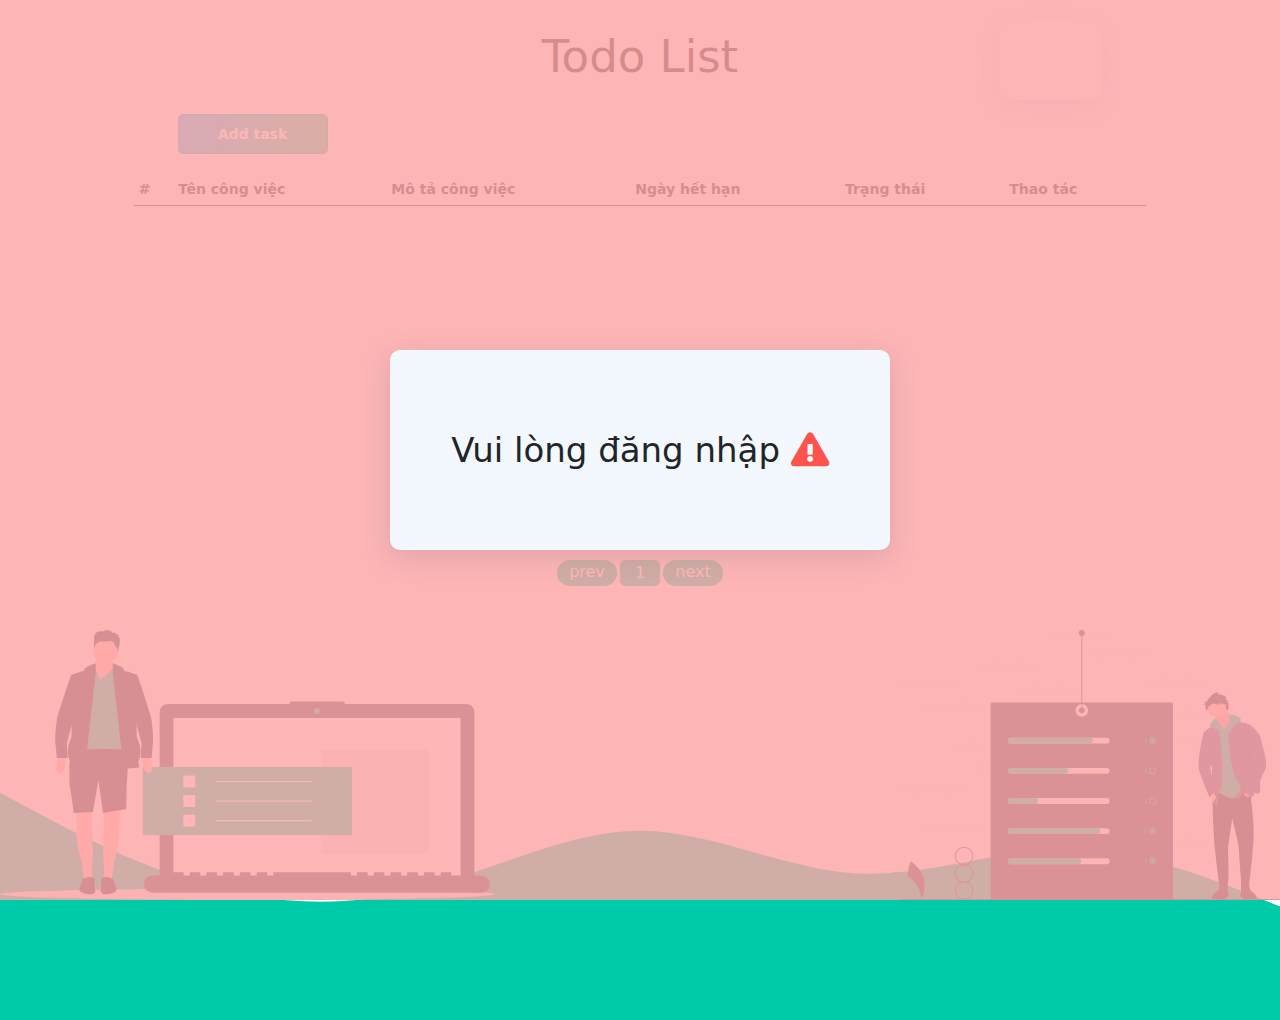
<file: index.html>
<!DOCTYPE html>
<html lang="en">
  <head>
    <meta charset="UTF-8" />
    <meta http-equiv="X-UA-Compatible" content="IE=edge" />
    <meta name="viewport" content="width=device-width, initial-scale=1.0" />
    <link rel="preconnect" href="https://fonts.googleapis.com" />
    <link rel="preconnect" href="https://fonts.gstatic.com" crossorigin />
    <link
      rel="stylesheet"
      href="https://fonts.googleapis.com/css2?family=Montserrat:wght@100;200;300;400;500;600;700;800;900&display=swap"
    />
    <link
      rel="stylesheet"
      href="https://cdnjs.cloudflare.com/ajax/libs/font-awesome/5.15.1/css/all.min.css"
    />
    <link rel="stylesheet" href="./css/bootstrap.min.css" />
    <link rel="stylesheet" href="./css/slick.css" />
    <link rel="stylesheet" href="./css/reset.css" />
    <link rel="stylesheet" href="./css/style.css" />
    <title>Todo App</title>
  </head>
  <body onload="checkLogged()">
    <div class="main-page">
      <div class="container">
        <div class="user-infor-box">
          <div class="user-infor"></div>
          <h5 onclick="logout()" style="display: none">Đăng xuất</h5>
        </div>
        <h1> <a href="tel:+496170961709">Todo List</a></h1>
        <img
          class="list-image list-image-left"
          src="./image/undraw_next_tasks_iubr.svg"
          alt="left image"
        />
        <img
          class="list-image list-image-right"
          src="./image/undraw_percentages_0rur.svg"
          alt="right image"
        />
        <button class="add-task" onclick="showform()">Add task</button>
        <table class="table table-hover">
          <thead>
            <tr>
              <th scope="col">#</th>
              <th scope="col" colspan="2">Tên công việc</th>
              <th scope="col" colspan="2">Mô tả công việc</th>
              <th scope="col">Ngày hết hạn</th>
              <th scope="col">Trạng thái</th>
              <th scope="col">Thao tác</th>
            </tr>
          </thead>
          <tbody></tbody>
        </table>
        <div class="paginatoin">
          <div class="prev" onclick="prevPage()">prev</div>
          <div class="page-numbering">
            <div class="page active" onclick="beActive(this)">1</div>
          </div>
          <div class="next" onclick="nextPage()">next</div>
        </div>
      </div>
      <img class="footer" src="./image/wave.svg" alt="footer" />
    </div>
    <div class="login-success" style="top: 0px; left: 0px; display: none">
      <div></div>
    </div>
    <div class="login-fail" style="top: 0px; left: 0px; display: none">
      <div></div>
    </div>
    <form style="display: none" onsubmit="submitInfor() ; return false">
      <button
        type="button"
        class="btn btn-danger"
        onclick="hideForm()"
        style="margin-left: 28%"
      >
        <i class="fas fa-times"></i>
      </button>
      <div class="mb-3">
        <label for="exampleInputEmail1" class="form-label">Tên công việc</label>
        <input
          type="text"
          class="form-control"
          aria-describedby="emailHelp"
          required
        />
      </div>
      <div class="mb-3">
        <label for="exampleInputPassword1" class="form-label">Mô tả</label>
        <input type="text" class="form-control" required />
      </div>
      <div class="mb-3">
        <label for="exampleInputPassword1" class="form-label"
          >Ngày hết hạn
        </label>
        <input type="date" class="form-control day" required />
      </div>
      <div>
        <label for="exampleInputPassword1" class="form-label">Trạng thái</label>
        <select
          class="form-select form-control"
          aria-label="Default select example"
        >
          <option value="Đang làm">Đang làm</option>
          <option value="Đã hoàn thành">Đã hoàn thành</option>
          <option value="Tạm dừng">Tạm dừng</option>
        </select>
      </div>
      <button type="submit" class="btn btn-success">Submit</button>
    </form>

    <script src="./js/jquery.min.js"></script>
    <script src="https://code.jquery.com/jquery-3.5.1.slim.min.js"></script>
    <script src="https://cdn.jsdelivr.net/npm/bootstrap@4.5.3/dist/js/bootstrap.bundle.min.js"></script>
    <script src="https://cdn.jsdelivr.net/npm/popper.js@1.16.1/dist/umd/popper.min.js"></script>
    <script src="./js/slick.min.js"></script>
    <script src="./js/todo.js"></script>
  </body>
</html>
</file>
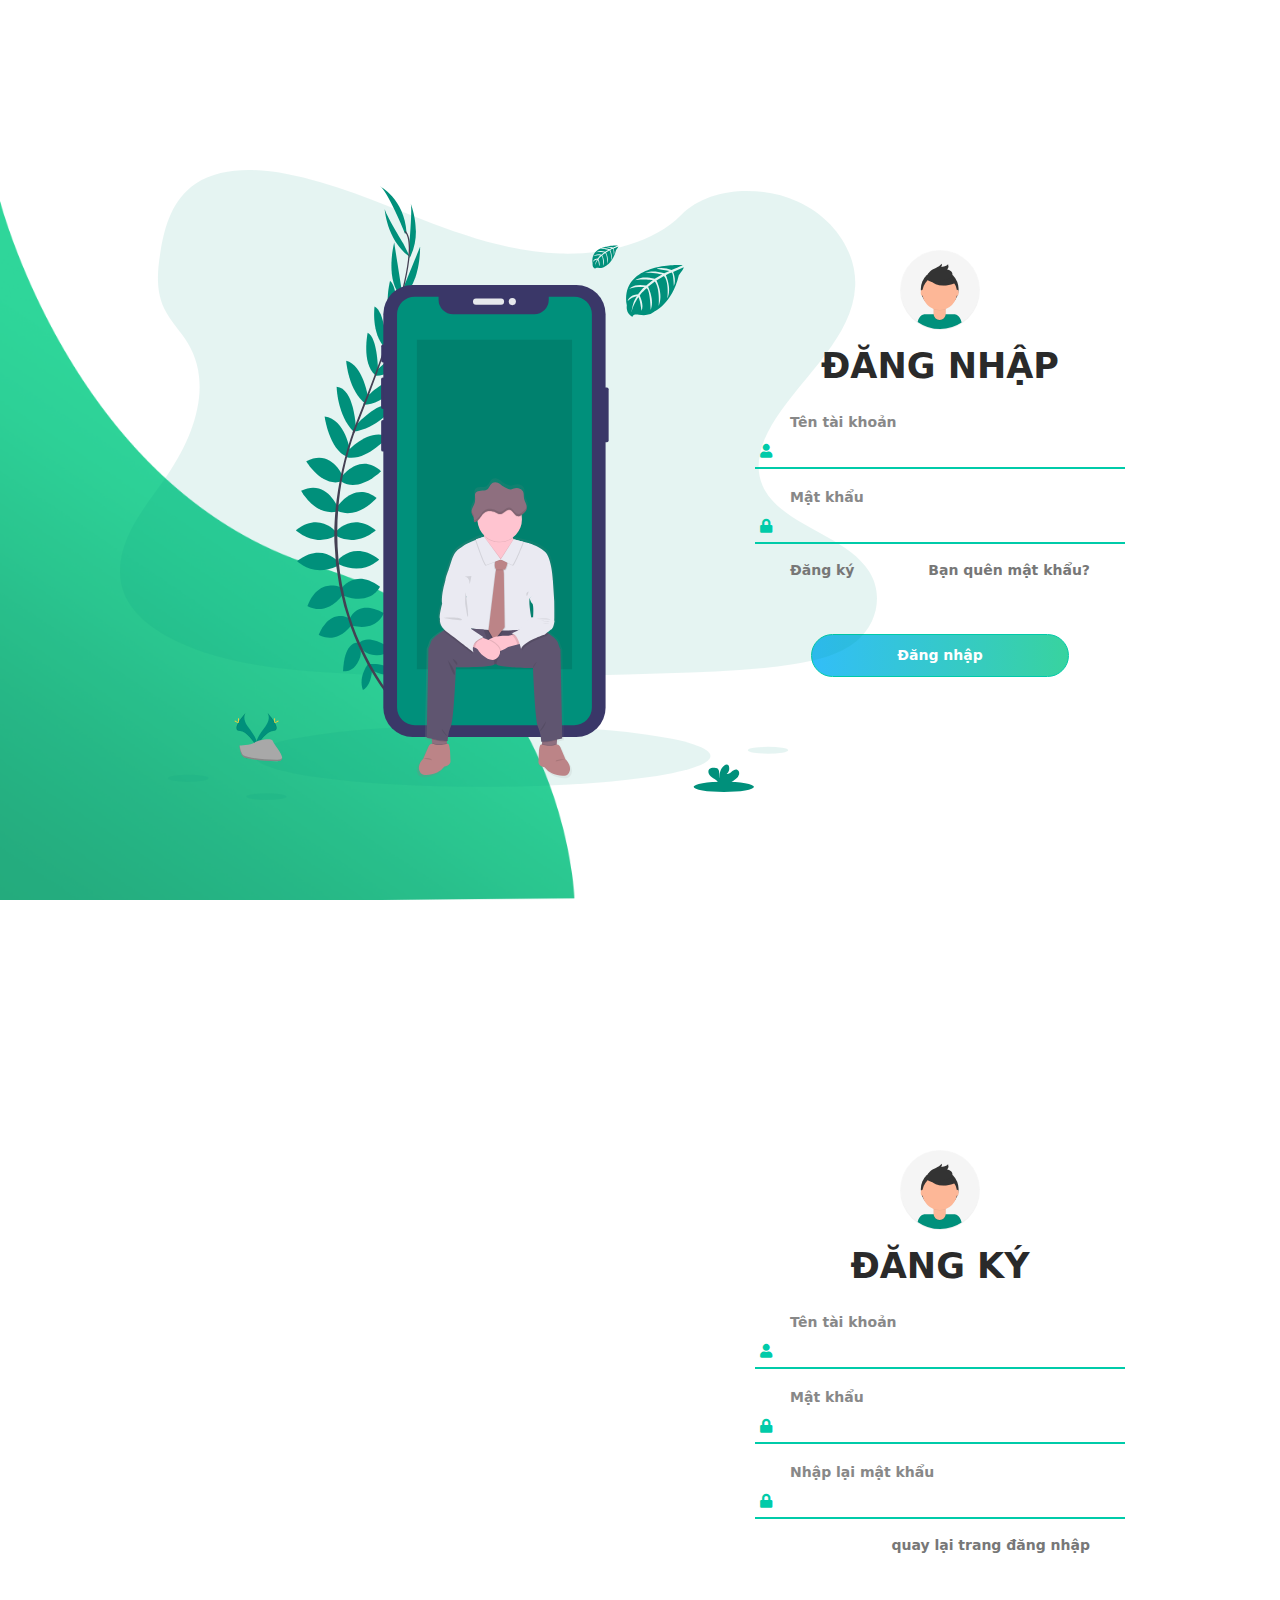
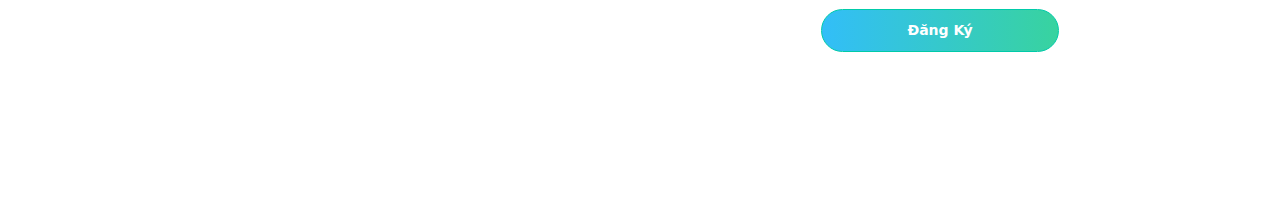
<file: login.html>
<!DOCTYPE html>
<html lang="en">
<head>
    <meta charset="UTF-8" />
    <meta http-equiv="X-UA-Compatible" content="IE=edge" />
    <meta name="viewport" content="width=device-width, initial-scale=1.0" />
    <link rel="preconnect" href="https://fonts.googleapis.com">
    <link rel="preconnect" href="https://fonts.gstatic.com" crossorigin>
    <link rel="stylesheet" href="https://fonts.googleapis.com/css2?family=Montserrat:wght@100;200;300;400;500;600;700;800;900&display=swap" >
    <link rel="stylesheet" href="https://cdnjs.cloudflare.com/ajax/libs/font-awesome/5.15.1/css/all.min.css"/>
    <link rel="stylesheet" href="./css/bootstrap.min.css" />
    <link rel="stylesheet" href="./css/reset.css" />
    <link rel="stylesheet" href="./css/style.css" />
    <title>Login</title>
</head>
<body onload="resetLogged()">
    <!-- login -->
    <div class="login-page">
        <div class="login-success" style="  display:none;">
            <div>
            </div>
        </div>
        <div class="login-fail" style="  display:none;">
            <div>
            </div>
        </div>
        <a href="https://maps.google.com/?q=16.06924523655977,108.2225422685893"><img class="login-image" src="./image/undraw_personalization_triu.svg" alt=""></a>
        <div class="login-box login">
            <div class="login-header">
                <img class="avatar" src="./image/undraw_profile_pic_ic5t.svg" alt="">
                <h1>Đăng Nhập</h1>
            </div>
            <div class="login-input">
                <div class="account">
                    <i class="fas fa-user"></i>
                    <p>Tên tài khoản</p>
                    <input class="account-input" onblur="checkName(this)" name="account" type="text" required>
                    <span class = "wrong-message">Tên tài khoản chỉ bảo gồm chữ và số(nhiều hơn 6 ký tự )</span>
                    <span class="right-message">Nice!</span>
                </div>
                <div class="password">
                    <i class="fas fa-lock"></i>
                    <p>Mật khẩu</p>
                    <input class="password-input" onblur="checkPassword(this)" name="password" id="password" type="password" required>
                    <span class = "wrong-message">Mật khẩu phải dài hơn 8 ký tự </span>
                    <span class="right-message">Nice!</span>
                </div>
                <div class="sign-up">
                    <h5 class="sign-up-button" onclick="showSignup()">Đăng ký</h5>
                    <h5 class="forgot-password" onclick="showRetake()">Bạn quên mật khẩu?</h5>
                </div>
            </div>
            <button class="login-button" onclick="submitLogin()" >Đăng nhập</button>
        </div>
        <img class="login-background" src="./image/wave.png" alt="">
    </div>
    <!-- sign up -->
    <div class="login-page">
        <div class="login-box signup">
            <div class="login-header">
                <img class="avatar" src="./image/undraw_profile_pic_ic5t.svg" alt="">
                <h1>Đăng Ký</h1>
            </div>
            <div class="login-input">
                <div class="account">
                    <i class="fas fa-user"></i>
                    <p>Tên tài khoản</p>
                    <input class="account-input" onblur="checkName(this)" name="account" type="text" required>
                    <span class = "wrong-message">Tên tài khoản chỉ bảo gồm chữ và số(nhiều hơn 6 ký tự )</span>
                    <span class="right-message">Nice!</span>
                </div>
                <div class="password">
                    <i class="fas fa-lock"></i>
                    <p>Mật khẩu</p>
                    <input class="password-input-signup" onblur="checkPassword(this)" name="password" type="password" required>
                    <span class = "wrong-message">Mật khẩu phải dài hơn 8 ký tự </span>
                    <span class="right-message">Nice!</span>
                </div>
                <div class="password-confirm">
                    <i class="fas fa-lock"></i>
                    <p>Nhập lại mật khẩu</p>
                    <input class="password-confirm-input" onblur="checkPasswordConfirm(this)" name="password-confirm"  type="password" required>
                    <span class = "wrong-message">Phải nhập đúng mật khẩu</span>
                    <span class="right-message">Nice!</span>
                </div>
                <div class="sign-up" style="justify-content:flex-end">
                    <h5 onclick="returnLoginSignup()">quay lại trang đăng nhập</h5>
                </div>
            </div>
            <button onclick="submitAccount()">Đăng Ký</button>
        </div>

    </div>
    <!-- take password -->
    <div class="login-page retake-page">
        <div class="login-box retake">
            <div class="login-header">
                <img class="avatar" src="./image/undraw_profile_pic_ic5t.svg" alt="">
                <h1>Lấy lại mật khẩu</h1>
            </div>
            <div class="login-input">
                <div class="account">
                    <i class="fas fa-user"></i>
                    <p>Tên tài khoản</p>
                    <input class="account-input" onblur="checkName(this)" name="account" type="text" required>
                    <span class = "wrong-message">Tên tài khoản chỉ bảo gồm chữ và số(nhiều hơn 5 ký tự )</span>
                    <span class="right-message">Nice!</span>
                </div>
                <div class="password-retake">
                    
                </div>
                <div class="sign-up" style="justify-content:flex-end">
                    <h5 onclick="returnLogin()">quay lại trang đăng nhập</h5>
                </div>
            </div>
            <button class="login-button" onclick="retakePassword()">Kiểm tra</button>
        </div>
    </div>

    <script src="./js/jquery.min.js"></script>
    <script src="https://code.jquery.com/jquery-3.5.1.slim.min.js"></script>
    <script src="https://cdn.jsdelivr.net/npm/bootstrap@4.5.3/dist/js/bootstrap.bundle.min.js"></script>
    <script src="https://cdn.jsdelivr.net/npm/popper.js@1.16.1/dist/umd/popper.min.js"></script>
    <script src="./js/slick.min.js"></script>
    <script type="text/javascript" src="./js/index.js"></script>
</body>
</html>
</file>
<file: css/style.css>
* {
  margin: 0px;
  padding: 0px;
  box-sizing: border-box;
}
body {
  overflow: hidden;
}

a {
  text-decoration: none;
  color: #1d1d1d;
}
li {
  list-style-type: none;
}
button {
  border: 1px solid #00cba9;
  outline: none;
}
p {
  margin: 0px;
}
input,
i,
p,
h5 {
  font-size: 1.4rem;
}
.hidden {
  display: none;
}

.login-page {
  height: 100vh;
  width: 100%;
  display: flex;
  justify-content: center;
  align-items: center;
}
.login-background {
  position: absolute;
  bottom: 0px;
  left: 0;
  width: 45%;
  z-index: -1;
}
.login-image {
  height: 70%;
  position: absolute;
  left: 120px;
  bottom: 100px;
}
.login-box {
  height: 400px;
  width: 400px;
  background-color: transparent;
  border-radius: 10px;
  margin-left: 600px;
  display: flex;
  justify-content: space-between;
  flex-direction: column;
  align-items: center;
}
.avatar {
  width: 20%;
}
.login-box h1 {
  text-transform: uppercase;
  font-size: 3.5rem;
  font-weight: 700;
  color: #2a2a2a;
  margin-top: 15px;
}
.login-header {
  display: flex;
  flex-direction: column;
  align-items: center;
}
.login-input {
  margin-bottom: 50px;
}
.login-input div {
  position: relative;
}
.login-input div input {
  width: 300px;
  height: 34px;
  border: none;
  outline: none;
  color: #666;
  font-weight: 500;
  background-color: transparent;
}
.login-input div p:before {
  height: 2px;
  width: 370px;
  content: "";
  background-color: #00cba9;
  position: absolute;
  bottom: -2px;
  left: -35px;
}
.login-input div p {
  font-weight: 700;
  color: #888;
  margin: 20px 0px 0px 0px;
}
.login-input div i {
  position: absolute;
  top: 32px;
  left: -30px;
  color: #00cba9;
}
.sign-up {
  display: flex;
  justify-content: space-between;
  margin-top: 20px;
}

h5 {
  font-size: 1.4rem;
  font-weight: 700;
  color: #777;
  transition: transform 0.2s ease-in-out;
}
h5:hover {
  cursor: pointer;
  transform: translateY(-3px);
  transition: transform 0.2s ease-in-out;
}
.login-box > button {
  padding: 10px 85px;
  border-radius: 30px;
  font-size: 1.4rem;
  font-weight: 700;
  background-image: linear-gradient(to right, #32bef8, #38d39f, #32be8f);
  background-size: 200%;
  color: #fff;
  transition: 0.5s ease;
}
.login-box > button:hover {
  background-position: right;
}
.login-input div span {
  display: none;
  position: absolute;
  bottom: -20px;
  left: 0px;
  font-weight: 700;
}
.login-input .valid .right-message {
  display: block;
  color: #00cba9;
}
.login-input .invalid .wrong-message {
  display: block;
  color: red;
}
.login-input .invalid p:before {
  background-color: red;
}
.login-input .invalid i {
  color: red;
}
.retake-box-show {
  transform: translateX(-380%);
  transition: transform 0.6s ease;
}
.signup-box-show {
  transform: translateY(-190%);
  transition: transform 0.6s ease;
}
.login-box-hide {
  opacity: 0;
  transition: opacity 0.6s linear;
}
.retake-page {
  position: absolute;
  top: 0;
  right: -100%;
}
.retake {
  transition: transform 0.6 linear !important;
}
.login-success {
  height: 100vh;
  width: 100%;
  position: absolute;
  z-index: 123;
  background-color: #abfdf6d0;
  display: flex;
  justify-content: center;
  align-items: center;
}
.login-success div {
  height: 200px;
  width: 500px;
  background-color: #f3f8fe;
  border-radius: 10px;
  box-shadow: rgba(100, 100, 111, 0.2) 0px 7px 29px 0px;
  display: flex;
  justify-content: center;
  align-items: center;
}
.login-success div p {
  font-size: 3.4rem;
}
.login-success div p i {
  color: #00cba9;
  font-size: 3.4rem;
}
.login-fail-format {
  height: 100vh;
  width: 100%;
  position: absolute;
  z-index: 123;
  background-color: #ffa6a6d0;
  display: flex;
  justify-content: center;
  align-items: center;
}
.login-fail-format div {
  height: 200px;
  width: 500px;
  background-color: #f3f8fe;
  border-radius: 10px;
  box-shadow: rgba(100, 100, 111, 0.2) 0px 7px 29px 0px;
  display: flex;
  justify-content: center;
  align-items: center;
}
.login-fail-format div p {
  font-size: 3.4rem;
}
.login-fail-format div p i {
  color: #ff534d;
  font-size: 3.4rem;
}
.login-fail {
  height: 100vh;
  width: 100%;
  position: absolute;
  z-index: 123456;
  background-color: #ffa6a6d0;
  display: flex;
  justify-content: center;
  align-items: center;
}
.login-fail div {
  height: 200px;
  width: 500px;
  background-color: #f3f8fe;
  border-radius: 10px;
  box-shadow: rgba(100, 100, 111, 0.2) 0px 7px 29px 0px;
  display: flex;
  justify-content: center;
  align-items: center;
  text-align: center;
}
.login-fail div p {
  font-size: 3.4rem;
  text-align: center;
}
.login-fail div p i {
  color: #ff534d;
  font-size: 3.4rem;
}
/* main page */

.light {
  display: none;
}
.main-page {
  background-color: #f3f8fe;
  height: 100vh;
}
.container {
  display: flex;
  flex-direction: column;
}
.container h1 {
  font-size: 4.5rem;
  text-align: center;
  margin: 30px 0px;
}
.table {
  font-size: 1.4rem;
  width: 90%;
  margin: 0px auto;
  z-index: 122;
}
.list-item td,
.list-item th {
  padding: 20px 0px !important;
}
.list-item {
  border-left: 2px solid #00cba9;
  border-bottom: 10px solid transparent;
  border-radius: 0px 5px 5px 0px;
  background-color: #95ffed;
}

.list-image {
  position: absolute;
  height: 30%;
  z-index: 3;
}
.list-image-left {
  bottom: 0px;
  left: 0px;
}
.list-image-right {
  bottom: 0px;
  right: 0px;
}
.footer {
  position: absolute;
  bottom: -120px;
  z-index: 2;
}

.add-task {
  width: 150px;
  height: 40px;
  align-self: flex-start;
  margin: 0px 0px 20px 100px;
  font-size: 1.4rem;
  font-weight: 700;
  background-image: linear-gradient(to right, #32bef8, #38d39f, #32be8f);
  background-size: 200%;
  color: #fff;
  border-radius: 5px;
  transition: 0.5s ease;
}
.add-task:hover {
  background-position: right;
}
.user-infor-box {
  height: 80px;
  width: auto;
  position: absolute;
  right: 180px;
  top: 20px;
}
.user-infor-box > h5 {
  height: 50px;
  width: 200px;
  border-radius: 10px;
  position: absolute;
  box-shadow: rgba(100, 100, 111, 0.2) 0px 7px 29px 0px;
  bottom: -70px;
  right: 0px;
  text-align: center;
  padding-top: 15px;
}

.user-infor {
  height: 80px;
  width: auto;
  box-shadow: rgba(100, 100, 111, 0.2) 0px 7px 29px 0px;
  border-radius: 10px;
  display: flex;
  justify-content: space-evenly;
  align-items: center;
  padding: 0px 50px;
}
.user-infor img {
  height: 60%;
}
.user-infor p {
  font-size: 2rem;
  font-weight: 600;
  margin-right: 30px;
}
.user-infor button {
  border: none;
  background-color: transparent;
  font-size: 2rem;
  margin-left: 8px;
  transition: transform 0.3s linear;
}
form {
  height: 100vh;
  width: 100%;
  position: absolute;
  z-index: 123;
  background-color: #abfdf6d0;
  display: flex;
  justify-content: center;
  align-items: center;
  top: 0px;
  flex-direction: column;
  font-size: 2rem;
}
form div {
  width: 30%;
}
form input,
form select {
  height: 32px;
  width: 700px;
  font-size: 1.6rem !important;
}
form .btn-success {
  padding: 10px 38px;
  margin-top: 20px;
  background-image: linear-gradient(to right, #32bef8, #38d39f, #32be8f);
  background-size: 200%;
  border: none;
  font-size: 1.6rem;
  transition: 0.5s ease;
}
form .btn-success:hover {
  background-position: right;
}
.paginatoin {
  font-size: 1.6rem;
  z-index: 122;
  display: flex;
  position: absolute;
  top: 560px;
  left: 0;
  width: 100%;
  text-align: center;
  justify-content: center;
  user-select: none;
}
.paginatoin .prev,
.paginatoin .next {
  background-color: #00cba9;
  color: #fff;
  width: 60px;
  border-radius: 20px;
  transition: transform 0.3s;
}
.paginatoin .prev:hover,
.paginatoin .next:hover {
  cursor: pointer;
}
.paginatoin .prev:hover {
  transform: translateX(-5px);
}
.paginatoin .next:hover {
  transform: translateX(5px);
}
.paginatoin .next {
  margin-left: 3px;
}
.page-numbering {
  display: flex;
}
.page-numbering div {
  border: 1px solid #00cba9;
  width: 40px;
  height: 100%;
  margin-left: 3px;
  border-radius: 5px;
}
.page-numbering .active {
  background-color: #00cba9;
  color: #fff;
}
.page-numbering div:hover {
  cursor: pointer;
}
</file>
